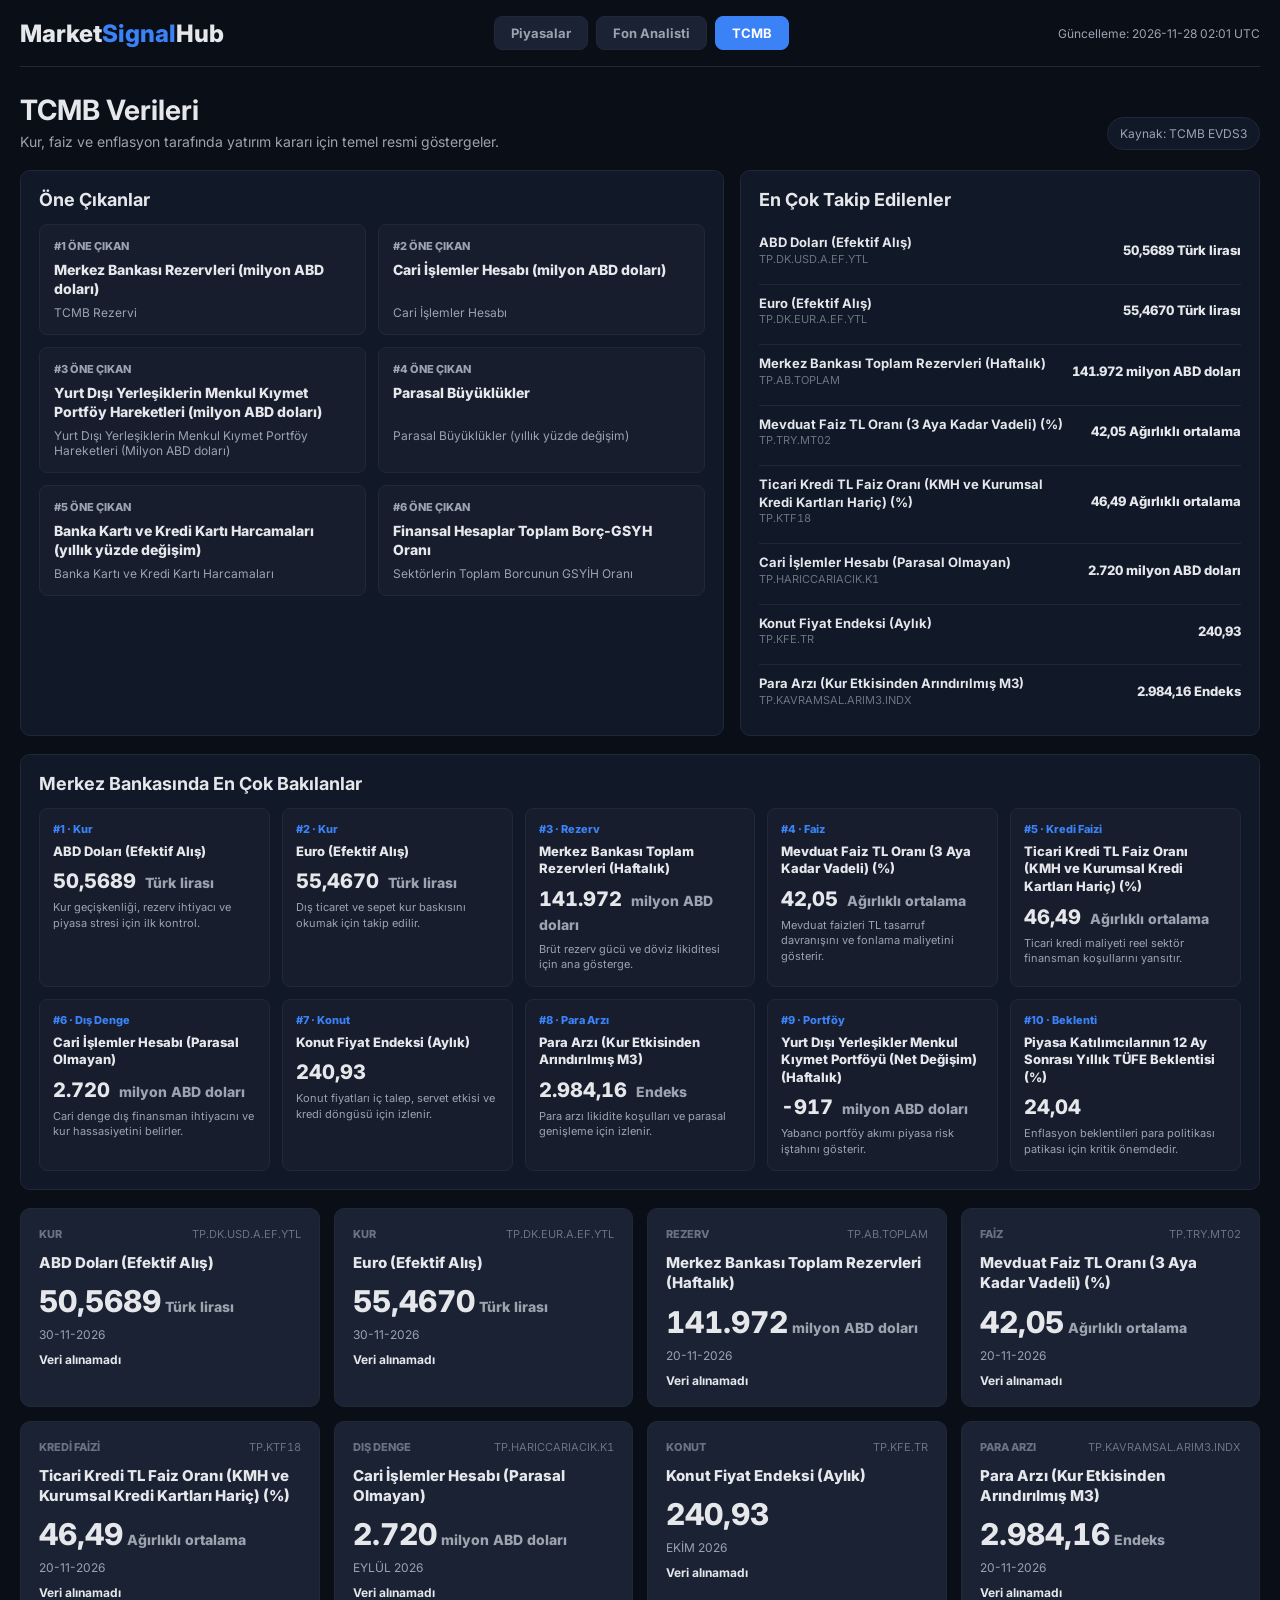
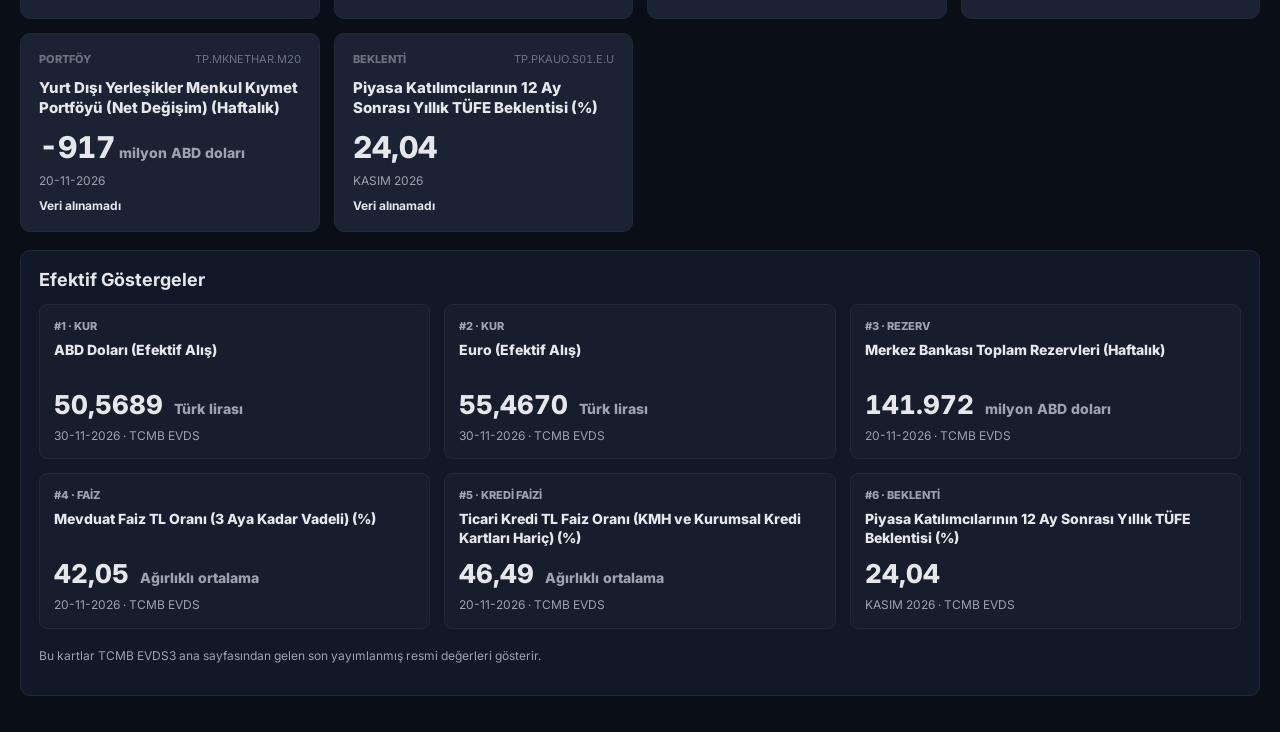
<file: tcmb.html>
<!doctype html>
<html lang="tr">
<head>
<meta charset="UTF-8">
<meta name="viewport" content="width=device-width, initial-scale=1.0">
<title>TCMB Verileri — Market Signal Hub</title>
<link href="https://fonts.googleapis.com/css2?family=Inter:wght@400;500;600;700;800&display=swap" rel="stylesheet">
<style>
:root {
  --bg:#0a0e17; --panel:#111827; --card:#1a2233; --line:#1f2937;
  --text:#e5e7eb; --muted:#9ca3af; --soft:#6b7280;
  --green:#10b981; --red:#ef4444; --blue:#3b82f6; --amber:#f59e0b;
}
* { box-sizing:border-box; }
body { margin:0; font-family:Inter,system-ui,sans-serif; background:var(--bg); color:var(--text); min-height:100vh; }
.container { max-width:1320px; margin:0 auto; padding:0 20px 36px; }
.header { padding:16px 0; border-bottom:1px solid var(--line); display:flex; align-items:center; justify-content:space-between; gap:16px; }
.logo { font-size:24px; font-weight:800; color:var(--text); text-decoration:none; }
.logo span { color:var(--blue); }
.header-nav { display:flex; gap:8px; align-items:center; flex-wrap:wrap; }
.nav-btn { padding:8px 16px; border-radius:8px; border:1px solid var(--line); background:var(--card); color:var(--muted); font-size:13px; font-weight:700; text-decoration:none; }
.nav-btn.active { background:var(--blue); color:white; border-color:var(--blue); }
.header-meta { font-size:12px; color:var(--muted); text-align:right; }
.hero { padding:26px 0 20px; display:flex; justify-content:space-between; gap:16px; align-items:end; }
.hero h1 { margin:0 0 6px; font-size:28px; }
.hero p { margin:0; color:var(--muted); font-size:14px; }
.source-pill { border:1px solid var(--line); background:var(--panel); border-radius:999px; padding:8px 12px; color:var(--muted); font-size:12px; white-space:nowrap; }
.evds-home-grid { display:grid; grid-template-columns:1.15fr 0.85fr; gap:16px; margin-bottom:18px; }
@media(max-width:980px){ .evds-home-grid{grid-template-columns:1fr;} }
.evds-panel { background:var(--panel); border:1px solid var(--line); border-radius:10px; padding:18px; }
.evds-panel h2 { margin:0 0 14px; font-size:18px; }
.featured-grid { display:grid; grid-template-columns:repeat(2,1fr); gap:12px; }
@media(max-width:720px){ .featured-grid{grid-template-columns:1fr;} }
.featured-card { display:block; background:rgba(255,255,255,0.025); border:1px solid var(--line); border-radius:8px; padding:14px; color:var(--text); text-decoration:none; transition:border-color .2s, transform .2s; }
.featured-card:hover { border-color:rgba(59,130,246,.65); transform:translateY(-1px); }
.featured-label { color:var(--muted); font-size:11px; font-weight:800; text-transform:uppercase; margin-bottom:8px; }
.featured-title { font-size:14px; font-weight:800; line-height:1.35; min-height:38px; }
.featured-value { margin-top:10px; font-size:24px; font-weight:800; font-variant-numeric:tabular-nums; }
.featured-meta { margin-top:6px; color:var(--muted); font-size:12px; }
.follow-list { display:grid; gap:8px; }
.follow-item { display:flex; justify-content:space-between; gap:12px; align-items:center; padding:10px 0; border-top:1px solid var(--line); color:var(--text); text-decoration:none; }
.follow-item:hover .follow-name { color:var(--blue); }
.follow-item:first-child { border-top:0; }
.follow-name { font-size:13px; font-weight:700; line-height:1.35; }
.follow-code { color:var(--soft); font-size:11px; font-variant-numeric:tabular-nums; }
.follow-value { text-align:right; font-size:13px; font-weight:800; white-space:nowrap; font-variant-numeric:tabular-nums; }
.watch-panel { margin-bottom:18px; background:var(--panel); border:1px solid var(--line); border-radius:10px; padding:18px; }
.watch-panel h2 { margin:0 0 14px; font-size:18px; }
.central-bank-grid { display:grid; grid-template-columns:repeat(5,1fr); gap:12px; }
@media(max-width:1120px){ .central-bank-grid{grid-template-columns:repeat(2,1fr);} }
@media(max-width:640px){ .central-bank-grid{grid-template-columns:1fr;} }
.central-bank-card { display:block; min-height:148px; border:1px solid var(--line); border-radius:8px; padding:13px; background:rgba(255,255,255,0.025); color:var(--text); text-decoration:none; }
.central-bank-card:hover { border-color:rgba(59,130,246,.6); }
.central-bank-card .rank { color:var(--blue); font-size:11px; font-weight:800; }
.central-bank-card .name { margin-top:7px; font-size:13px; font-weight:800; line-height:1.35; }
.central-bank-card .value { margin-top:9px; font-size:20px; font-weight:800; font-variant-numeric:tabular-nums; }
.central-bank-card .reason { margin-top:7px; color:var(--muted); font-size:11px; line-height:1.4; }
.metric-grid { display:grid; grid-template-columns:repeat(4,1fr); gap:14px; }
@media(max-width:980px){ .metric-grid{grid-template-columns:repeat(2,1fr);} .hero{align-items:start; flex-direction:column;} }
.metric-card { display:block; background:var(--card); border:1px solid var(--line); border-radius:10px; padding:18px; min-height:154px; color:var(--text); text-decoration:none; }
.metric-card:hover { border-color:rgba(59,130,246,.55); }
.metric-top { display:flex; justify-content:space-between; gap:10px; align-items:start; margin-bottom:12px; }
.metric-group { color:var(--soft); font-size:11px; font-weight:800; text-transform:uppercase; }
.metric-code { color:var(--soft); font-size:11px; font-variant-numeric:tabular-nums; }
.metric-label { font-weight:800; font-size:15px; line-height:1.35; margin-bottom:10px; }
.metric-value { font-size:30px; font-weight:800; font-variant-numeric:tabular-nums; }
.metric-unit { font-size:14px; color:var(--muted); margin-left:4px; }
.metric-date { color:var(--muted); font-size:12px; margin-top:8px; }
.metric-change { margin-top:10px; font-size:12px; font-weight:700; }
.positive { color:var(--green); } .negative { color:var(--red); }
.pending { color:var(--amber); }
.effective-section { margin-top:18px; background:var(--panel); border:1px solid var(--line); border-radius:10px; padding:18px; }
.effective-section h2 { margin:0 0 14px; font-size:18px; }
.effective-grid { display:grid; grid-template-columns:repeat(3,1fr); gap:14px; }
@media(max-width:980px){ .effective-grid{grid-template-columns:1fr;} }
.effective-card { display:block; background:rgba(255,255,255,0.025); border:1px solid var(--line); border-radius:8px; padding:14px; color:var(--text); text-decoration:none; }
.effective-card:hover { border-color:rgba(59,130,246,.6); }
.effective-card .label { color:var(--muted); font-size:11px; font-weight:800; text-transform:uppercase; margin-bottom:8px; }
.effective-card .title { font-size:14px; font-weight:800; line-height:1.35; min-height:38px; }
.effective-card .value { margin-top:10px; font-size:26px; font-weight:800; font-variant-numeric:tabular-nums; }
.effective-card .meta { margin-top:7px; color:var(--muted); font-size:12px; line-height:1.45; }
.note { margin-top:18px; color:var(--muted); font-size:12px; line-height:1.55; }
</style>
</head>
<body>
<div class="container">
  <div class="header">
    <a href="index.html" class="logo">Market<span>Signal</span>Hub</a>
    <div class="header-nav">
      <a href="index.html" class="nav-btn">Piyasalar</a>
      <a href="funds.html" class="nav-btn">Fon Analisti</a>
      <span class="nav-btn active">TCMB</span>
    </div>
    <div class="header-meta" id="lastUpdated">—</div>
  </div>

  <section class="hero">
    <div>
      <h1>TCMB Verileri</h1>
      <p>Kur, faiz ve enflasyon tarafında yatırım kararı için temel resmi göstergeler.</p>
    </div>
    <div class="source-pill" id="sourcePill">Kaynak: TCMB EVDS</div>
  </section>

  <section class="evds-home-grid">
    <div class="evds-panel">
      <h2>Öne Çıkanlar</h2>
      <div class="featured-grid" id="featuredGrid"></div>
    </div>
    <div class="evds-panel">
      <h2>En Çok Takip Edilenler</h2>
      <div class="follow-list" id="followList"></div>
    </div>
  </section>

  <section class="watch-panel">
    <h2>Merkez Bankasında En Çok Bakılanlar</h2>
    <div class="central-bank-grid" id="centralBankGrid"></div>
  </section>

  <section class="metric-grid" id="metricGrid"></section>

  <section class="effective-section">
    <h2>Efektif Göstergeler</h2>
    <div class="effective-grid" id="effectiveGrid"></div>
    <p class="note">Bu kartlar TCMB EVDS3 ana sayfasından gelen son yayımlanmış resmi değerleri gösterir.</p>
  </section>
</div>

<script>
const fmt = (value, decimals = 2) => value == null ? "—" : Number(value).toLocaleString("tr-TR", {
  minimumFractionDigits: decimals,
  maximumFractionDigits: decimals
});

const esc = value => String(value ?? "").replace(/[&<>"']/g, char => ({
  "&": "&amp;",
  "<": "&lt;",
  ">": "&gt;",
  '"': "&quot;",
  "'": "&#39;"
}[char]));

function tone(value) {
  if (value == null || value === 0) return "";
  return value > 0 ? "positive" : "negative";
}

const effectiveCodes = ["TP.DK.USD.A.EF.YTL", "TP.DK.EUR.A.EF.YTL", "TP.AB.TOPLAM", "TP.TRY.MT02", "TP.KTF18", "TP.PKAUO.S01.E.U"];

function renderFeatured(dashboards, fallbackCards) {
  const cards = dashboards?.length ? dashboards : fallbackCards;
  document.getElementById("featuredGrid").innerHTML = (cards || []).slice(0, 6).map((item, index) => {
    if (item.title) {
      return `<a class="featured-card" href="${esc(item.url)}" target="_blank" rel="noopener">
        <div class="featured-label">#${index + 1} Öne Çıkan</div>
        <div class="featured-title">${esc(item.title)}</div>
        <div class="featured-meta">${esc(item.chart_title || item.description || "TCMB gösterge paneli")}</div>
      </a>`;
    }
    const ok = item.status === "ok";
    return `<a class="featured-card" href="${esc(item.evds_url || "https://evds3.tcmb.gov.tr")}" target="_blank" rel="noopener">
      <div class="featured-label">#${index + 1} Öne Çıkan</div>
      <div class="featured-title">${esc(item.label)}</div>
      <div class="featured-value ${ok ? "" : "pending"}">${ok ? fmt(item.latest_value, item.decimals ?? 2) : "—"} <span class="metric-unit">${esc(item.unit || "")}</span></div>
      <div class="featured-meta">${ok ? esc(item.latest_date) : "Veri bekleniyor"} · ${esc(item.group || "Gösterge")}</div>
    </a>`;
  }).join("");
}

function renderFollowed(indicators) {
  document.getElementById("followList").innerHTML = indicators.slice(0, 8).map((item) => {
    const ok = item.status === "ok";
    return `<a class="follow-item" href="${esc(item.evds_url || "https://evds3.tcmb.gov.tr")}" target="_blank" rel="noopener">
      <div>
        <div class="follow-name">${esc(item.label)}</div>
        <div class="follow-code">${esc(item.code)}</div>
      </div>
      <div class="follow-value ${ok ? "" : "pending"}">${ok ? fmt(item.latest_value, item.decimals ?? 2) : "—"} ${esc(item.unit || "")}</div>
    </a>`;
  }).join("");
}

function renderCentralBankWatchlist(items) {
  const list = items?.length ? items : [];
  document.getElementById("centralBankGrid").innerHTML = list.slice(0, 10).map((item, index) => {
    const ok = item.status === "ok";
    return `<a class="central-bank-card" href="${esc(item.evds_url || "https://evds3.tcmb.gov.tr/anasayfa")}" target="_blank" rel="noopener">
      <div class="rank">#${index + 1} · ${esc(item.group || "Gösterge")}</div>
      <div class="name">${esc(item.label)}</div>
      <div class="value ${ok ? "" : "pending"}">${ok ? fmt(item.latest_value, item.decimals ?? 2) : "—"} <span class="metric-unit">${esc(item.unit || "")}</span></div>
      <div class="reason">${esc(item.reason || "TCMB ana göstergeleri içinde yüksek takip edilir.")}</div>
    </a>`;
  }).join("");
}

function renderEffectiveIndicators(indicators) {
  const byCode = new Map(indicators.map(item => [item.code, item]));
  const selected = effectiveCodes.map(code => byCode.get(code)).filter(Boolean);
  document.getElementById("effectiveGrid").innerHTML = selected.map((item, index) => {
    const ok = item.status === "ok";
    return `<a class="effective-card" href="${esc(item.evds_url || "https://evds3.tcmb.gov.tr/anasayfa")}" target="_blank" rel="noopener">
      <div class="label">#${index + 1} · ${esc(item.group || "Gösterge")}</div>
      <div class="title">${esc(item.label)}</div>
      <div class="value ${ok ? "" : "pending"}">${ok ? fmt(item.latest_value, item.decimals ?? 2) : "—"} <span class="metric-unit">${esc(item.unit || "")}</span></div>
      <div class="meta">${ok ? esc(item.latest_date) : "Veri bekleniyor"} · TCMB EVDS</div>
    </a>`;
  }).join("");
}

async function loadTCMB() {
  try {
    const resp = await fetch("data/tcmb_data.json?t=" + Date.now());
    const data = await resp.json();
    document.getElementById("lastUpdated").textContent = data.last_updated ? "Güncelleme: " + data.last_updated : "Güncelleme bekleniyor";
    document.getElementById("sourcePill").textContent = "Kaynak: " + (data.source || "TCMB EVDS");

    const indicators = data.indicators || [];
    renderFeatured(data.home_dashboards || [], data.featured_cards || indicators);
    renderFollowed(indicators);
    renderCentralBankWatchlist(data.central_bank_watchlist || indicators);
    renderEffectiveIndicators(indicators);
    document.getElementById("metricGrid").innerHTML = indicators.map(item => {
      const ok = item.status === "ok";
      const value = ok ? fmt(item.latest_value, item.decimals ?? 2) : "—";
      const change = ok && item.change != null ? `${item.change > 0 ? "+" : ""}${fmt(item.change, item.decimals ?? 2)} (${item.change_pct > 0 ? "+" : ""}${fmt(item.change_pct, 2)}%)` : (item.status === "pending" ? "Veri bekleniyor" : "Veri alınamadı");
      return `<a class="metric-card" href="${esc(item.evds_url || "https://evds3.tcmb.gov.tr")}" target="_blank" rel="noopener">
        <div class="metric-top"><span class="metric-group">${esc(item.group || "Gösterge")}</span><span class="metric-code">${esc(item.code)}</span></div>
        <div class="metric-label">${esc(item.label)}</div>
        <div class="metric-value ${ok ? "" : "pending"}">${value}<span class="metric-unit">${esc(item.unit || "")}</span></div>
        <div class="metric-date">${ok ? esc(item.latest_date) : (esc(item.error) || "Veri bekleniyor")}</div>
        <div class="metric-change ${tone(item.change)}">${change}</div>
      </a>`;
    }).join("");

  } catch (err) {
    document.getElementById("metricGrid").innerHTML = `<article class="metric-card"><div class="metric-label">TCMB verisi yüklenemedi</div><div class="metric-date">${err.message}</div></article>`;
  }
}

loadTCMB();
</script>
</body>
</html>
</file>
